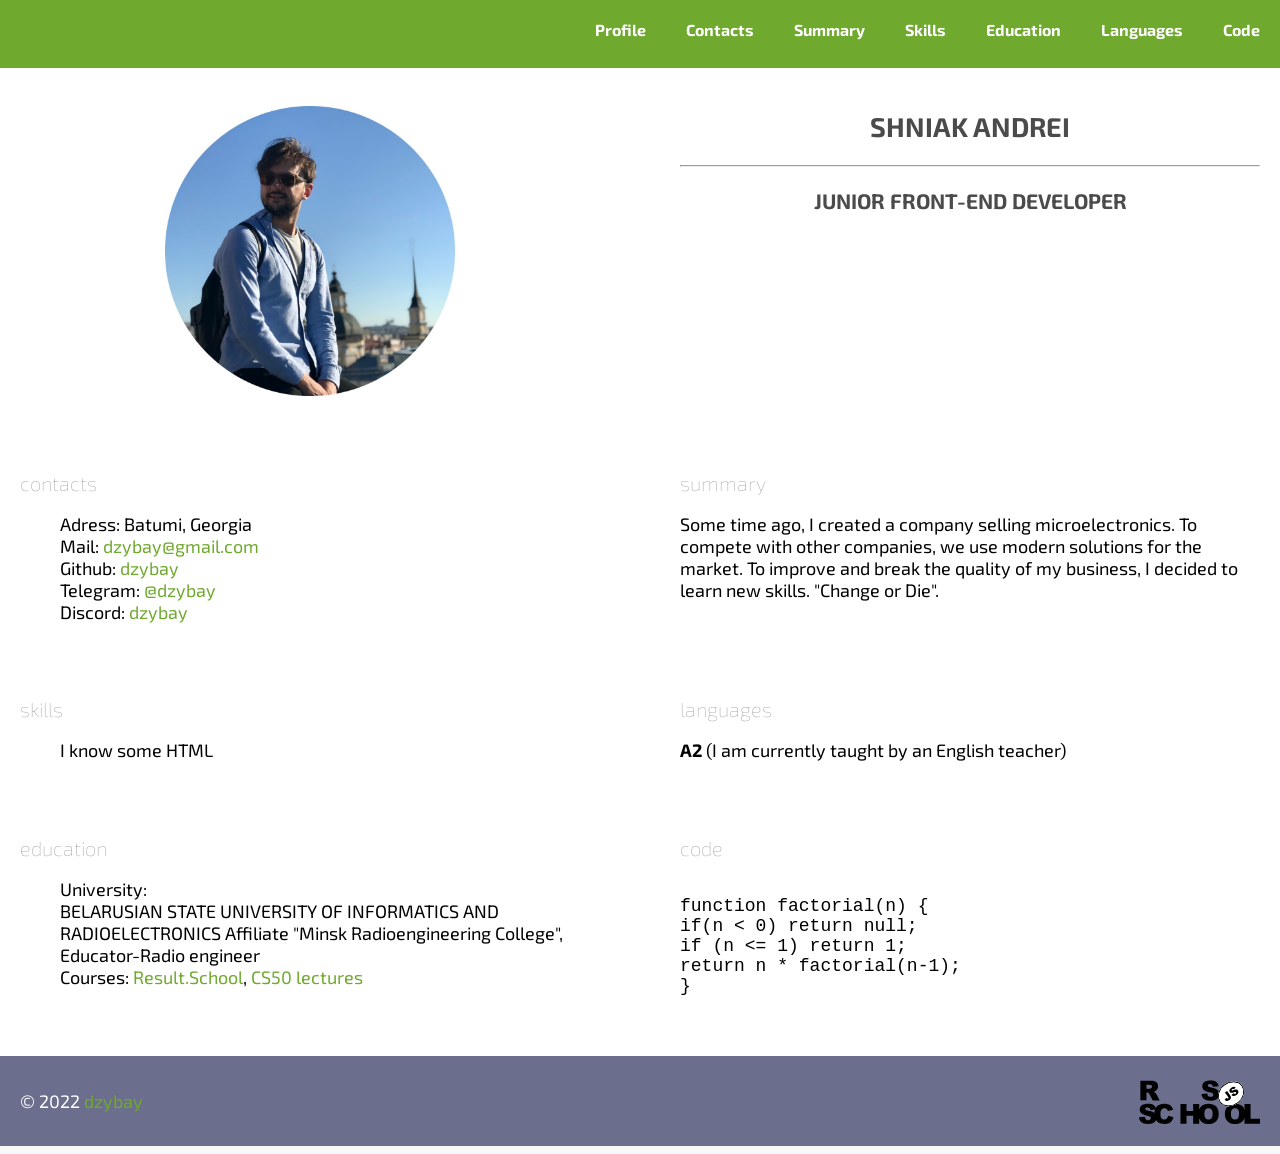
<file: index.html>
<!DOCTYPE html>
<html lang="en">
<head>
    <meta charset="UTF-8">
    <meta http-equiv="X-UA-Compatible" content="IE=edge">
    <meta name="viewport" content="width=device-width, initial-scale=1.0">
    <title>CV</title>
    <link rel="stylesheet" href="style.css">
    <link rel="icon" href="./assets/img/favicon.ico">
    <link rel="preconnect" href="https://fonts.googleapis.com"> 
    <link rel="preconnect" href="https://fonts.gstatic.com" crossorigin> 
    <link href="https://fonts.googleapis.com/css2?family=Exo+2:ital,wght@0,400;0,500;0,600;0,700;0,800;0,900;1,400;1,500;1,600;1,700;1,800;1,900&display=swap" rel="stylesheet">
</head>
<body>
    <header class="header">
        <div class="container">
            <nav class="nav">
                <ul class="nav-list">
                    <li class="nav-item"><a href="#profile" class="nav-link">Profile</a></li>
                    <li class="nav-item"><a href="#contacts" class="nav-link">Contacts</a></li>
                    <li class="nav-item"><a href="#summary" class="nav-link">Summary</a></li>
                    <li class="nav-item"><a href="#skills" class="nav-link">Skills</a></li>
                    <li class="nav-item"><a href="#education" class="nav-link">Education</a></li>
                    <li class="nav-item"><a href="#languages" class="nav-link">Languages</a></li>
                    <li class="nav-item"><a href="#code" class="nav-link">Code</a></li>
                </ul>
              </nav>
        </div>
    </header>
    <main class="main">
        <!-- <img src="./assets/img/image.jpeg" alt="avatar" class="image"> -->
        <div class="container main-container">
            <div class="section">
                <p>
                    <img src="./assets/img/image.jpg" alt="avatar" class="image">
                </p>
            </div>
            <section class="section" id="profile">
                    <h1>Shniak Andrei</h1>
                    <hr>
                    <h3>JUNIOR FRONT-END DEVELOPER</h3>
            </section>
            <section class="section" id="contacts">
                <h2 class="section-title">contacts</h2>
                <!-- <p class="main-text"> -->
                    <ul class="contact-list main-text">
                    <li>Adress: Batumi, Georgia</li>
                    <li>Mail: <a href="mailto:dzybay@gmail.com" class="link" title="email">dzybay@gmail.com</a></li>
                    <li>Github: <a href="https://github.com/dzybay" class="link" title="github">dzybay</a></li>
                    <li>Telegram: <a href="https://t.me/irinainina" class="link" title="telegram">@dzybay</a></li>
                    <li>Discord: <a href="https://discord.gg/WUvSuBKkBG" class="link" title="discord">dzybay</a></li>
                    </ul>
                <!-- </p> -->
            </section>
            <section class="section" id="summary">
                <h2 class="section-title">summary</h2>
                <p class="main-text">
                    Some time ago, I created a company selling microelectronics. To compete with other companies, we use modern solutions for the market. To improve and break the quality of my business, I decided to learn new skills. "Change or Die".
                </p>
            </section>
            <section class="section" id="skills">
                <h2 class="section-title">skills</h2>
                <!-- <p class="main-text"> -->
                    <ul class="skills-list main-text">
                        <li>
                            I know some HTML
                        </li>
                    </ul>
                <!-- </p> -->
            </section>
            <section class="section" id="languages">
                <h2 class="section-title">languages</h2>
                <p class="main-text">
                    <strong>A2</strong> (I am currently taught by an English teacher)
                </p>
            </section>
            <section class="section" id="education">
                <h2 class="section-title">education</h2>
                <div class="main-text">
                    <ul class="education-list main-text">
                    <li>University:
                        <div>
                            BELARUSIAN STATE UNIVERSITY OF INFORMATICS AND RADIOELECTRONICS Affiliate "Minsk Radioengineering College", Educator-Radio engineer
                        </div>
                    </li>
                    <li>Courses:
                        <!-- <p> -->
                            <a href="https://vk.com/result.school" class="link">Result.School</a>,
                        <!-- </p> -->
                        <!-- <p> -->
                            <a href="ttps://www.youtube.com/channel/UCcabW7890RKJzL968QWEykA" class="link">CS50 lectures</a>
                        <!-- </p> -->
                    </li>
                    </ul>
                </div>
            </section>
            <section class="section" id="code">
                <h2 class="section-title">code</h2>
                <div class="main-text">
                    <pre class="pre">
                        <code>
function factorial(n) {
if(n &lt; 0) return null;
if (n &lt;= 1) return 1;
return n * factorial(n-1);
}
                        </code>
                    </pre>
                </div>
            </section>
        </div>
    </main>
    <footer class="footer">
        <div class="container footer-container">
            <div>
                © 2022 <a href="https://github.com/dzybay" class="link">dzybay</a> 
            </div>
            <a href="https://rs.school/js/" class="rss"></a>
        </div>
    </footer>
</body>
</html>
</file>
<file: style.css>
* {
    box-sizing: border-box;
}
  
html {
    scroll-behavior: smooth;
}
  
body {
      display: flex;
      flex-direction: column;
      justify-content: space-between;
      min-width: 320px;
      min-height: 100vh;
      margin: 0;
      padding: 0;
      font-family: 'Exo 2', sans-serif;
      font-size: 18px;
      font-weight: 400;
      color: black;
      background-color: rgb(247, 247, 247);
}
  
.container {
    max-width: 1280px;
    margin: 0 auto;
    min-height: 50px;
}
  
.header {
    background-color: rgb(111, 169, 46);
}
  
.nav-list {
    display: flex;
    justify-content: flex-end;
    align-items: center;
    list-style: none;
}
  
.nav-link {
    padding: 0 20px;
    line-height: 20px;
    font-size: 16px;
    text-decoration: none;
    color: rgb(255, 255, 255);
    transition: .5s;
    font-weight: 700;
}
  
.nav-link:hover {
    color: rgb(107, 110, 140);
} 
  
  
.main {
      border: 0px solid brown;
      background-color: white;
      color: black;
      margin-bottom: auto
}
  
.main-container {
    display: flex;
    flex-wrap: wrap;
    justify-content: space-between;
}
  
.footer {
    background-color: rgb(107, 110, 140);
    padding: 20px;  
  
}
  
.rss {
    width: 121px;
    height: 45px;
    background-image: url("./assets/svg/rs_school_js.svg");
    background-size: contain;
    background-repeat: no-repeat;
}
  
.footer-container {
    display: flex;
    justify-content: space-between;
    align-items: center;
    margin: 0 auto;
    color: #fff;
}
  
  
.section {
    width: calc(50% - 20px);
    padding: 20px;
    font-weight: 400;
    padding-bottom: 20px;
}
  
.pre {
    padding: 0;
    margin: 0;
}
  
@media (max-width: 760px) {
    .section {
    width: 100%;
    }
}

.section-title {
    font-size: 20px;
    color: rgba(75, 75, 75, 0.543);
    font-weight: 100;
}

.image {
    width: 50%;
    height: auto;
    display: block;
    margin-left: auto;
    margin-right: auto;
}

#profile {
    font-size: 100%%;
    text-align: center;
    /* margin: auto; */
    color: rgb(75,75,75);
    text-transform: uppercase;
}
  
.link {
    text-decoration: none;
    color: rgb(111, 169, 46);
}
  
.link:hover {
    transition: .5s;
    color: rgb(107, 110, 140);
} 
  
.main-text {
    font-weight: normal;
}
  
.contact-list {
    list-style: none;
}
  
.education-list {
    list-style: none;  
}
  
.skills-list {
    list-style: none;
}
</file>
